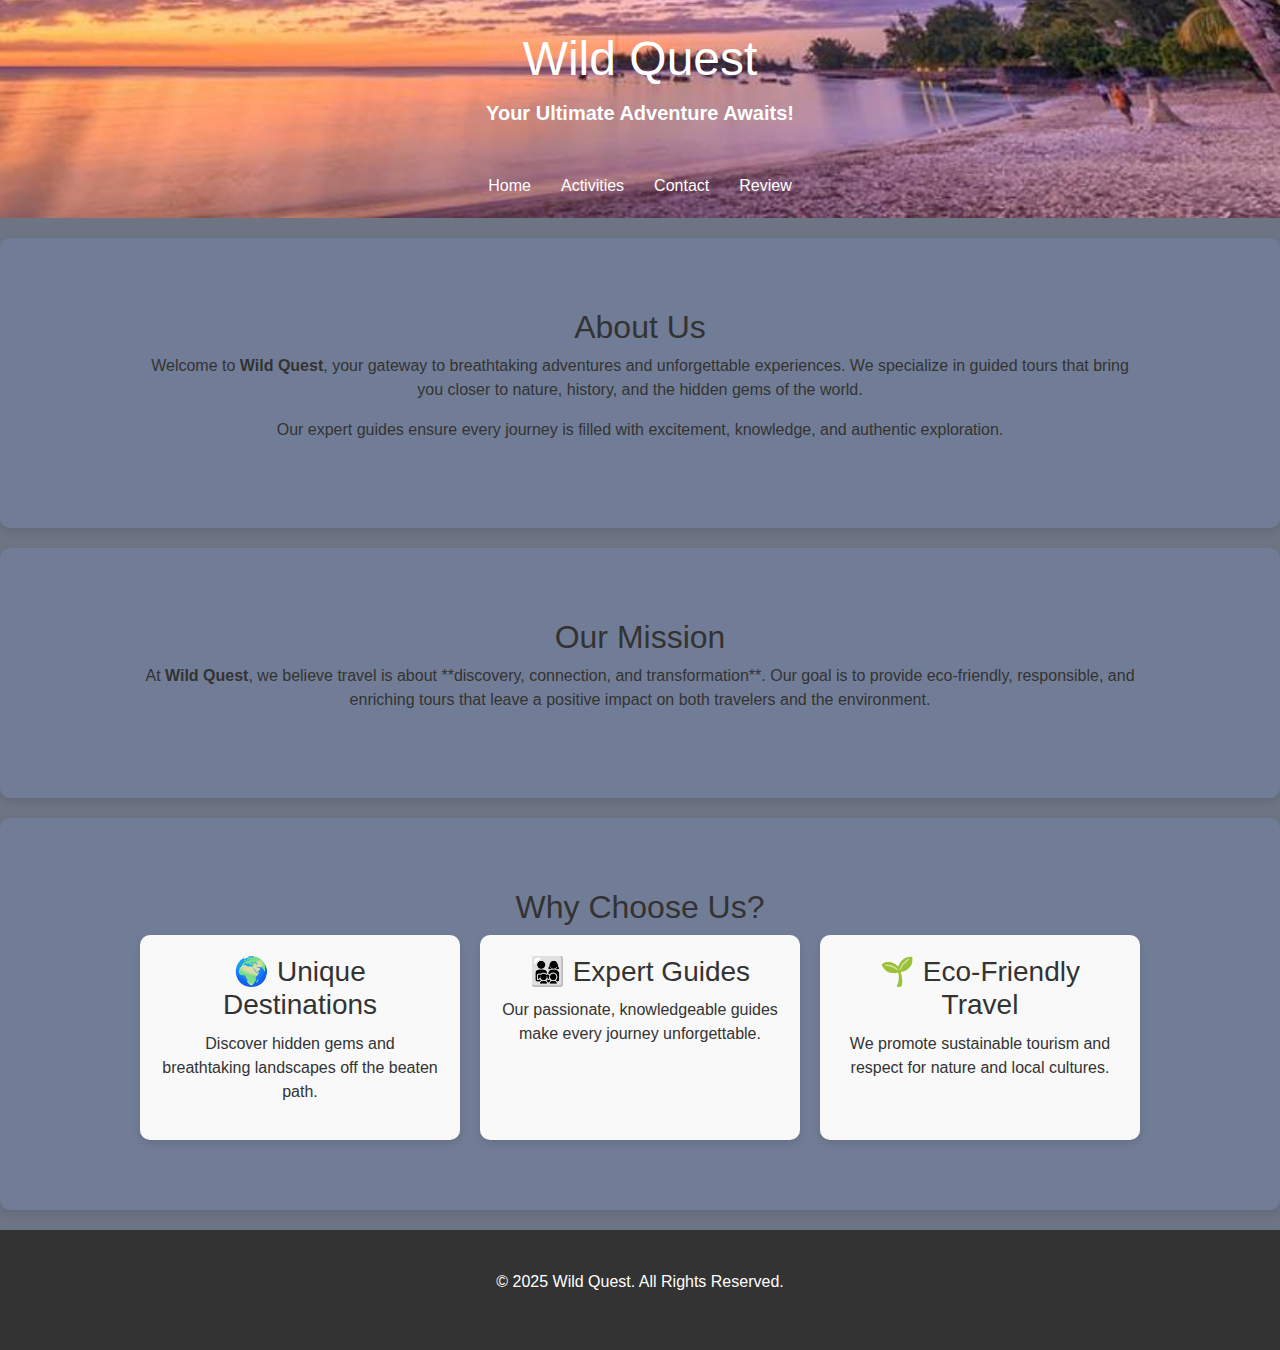
<file: wildquest/about.html>
<!DOCTYPE html>
<html lang="en">
    <head>
        <meta charset="UTF-8">
        <meta name="viewport" content="width=device-width, initial-scale=1.0">
        <link href="https://cdn.jsdelivr.net/npm/bootstrap@5.3.0/dist/css/bootstrap.min.css" rel="stylesheet">
        <link rel="stylesheet" href="assets/css/About.css">
        <title>WILD QUEST</title>
        <link rel="icon" type="image" href="assets/svg/Wild Quest logo.svg"> 
    </head>
    <body>

        <!-- Header Section -->
        <header>
            <div class="container">
                <h1>Wild Quest</h1>
                <p>Your Ultimate Adventure Awaits!</p>
            </div>
            <nav>
                <a href="index.html">Home</a>
                <a href="land.html"</a>Activities</a>
                <a href="index.html">Contact</a>
                <a href="index.html">Review</a>
            </nav>
        </header>
    
        <!-- About Us Section -->
        <section class="about">
            <div class="container">
                <h2>About Us</h2>
                <p>Welcome to <strong>Wild Quest</strong>, your gateway to breathtaking adventures and unforgettable experiences. We specialize in guided tours that bring you closer to nature, history, and the hidden gems of the world.</p>
                <p>Our expert guides ensure every journey is filled with excitement, knowledge, and authentic exploration.</p>
            </div>
        </section>
    
        <!-- Our Mission Section -->
        <section class="mission">
            <div class="container">
                <h2>Our Mission</h2>
                <p>At <strong>Wild Quest</strong>, we believe travel is about **discovery, connection, and transformation**. Our goal is to provide eco-friendly, responsible, and enriching tours that leave a positive impact on both travelers and the environment.</p>
            </div>
        </section>
    
        <!-- Why Choose Us Section -->
        <section class="why-us">
            <div class="container">
                <h2>Why Choose Us?</h2>
                <div class="features">
                    <div class="feature">
                        <h3>🌍 Unique Destinations</h3>
                        <p>Discover hidden gems and breathtaking landscapes off the beaten path.</p>
                    </div>
                    <div class="feature">
                        <h3>👨‍👩‍👧‍👦 Expert Guides</h3>
                        <p>Our passionate, knowledgeable guides make every journey unforgettable.</p>
                    </div>
                    <div class="feature">
                        <h3>🌱 Eco-Friendly Travel</h3>
                        <p>We promote sustainable tourism and respect for nature and local cultures.</p>
                    </div>
                </div>
            </div>
        </section>
    
        <!-- Footer Section -->
        <footer>
            <div class="container">
                <p>&copy; 2025 Wild Quest. All Rights Reserved.</p>
            </div>
        </footer>
        <script src="https://cdn.jsdelivr.net/npm/bootstrap@5.3.0/dist/js/bootstrap.bundle.min.js"> </script>
    </body>
</html>
</file>
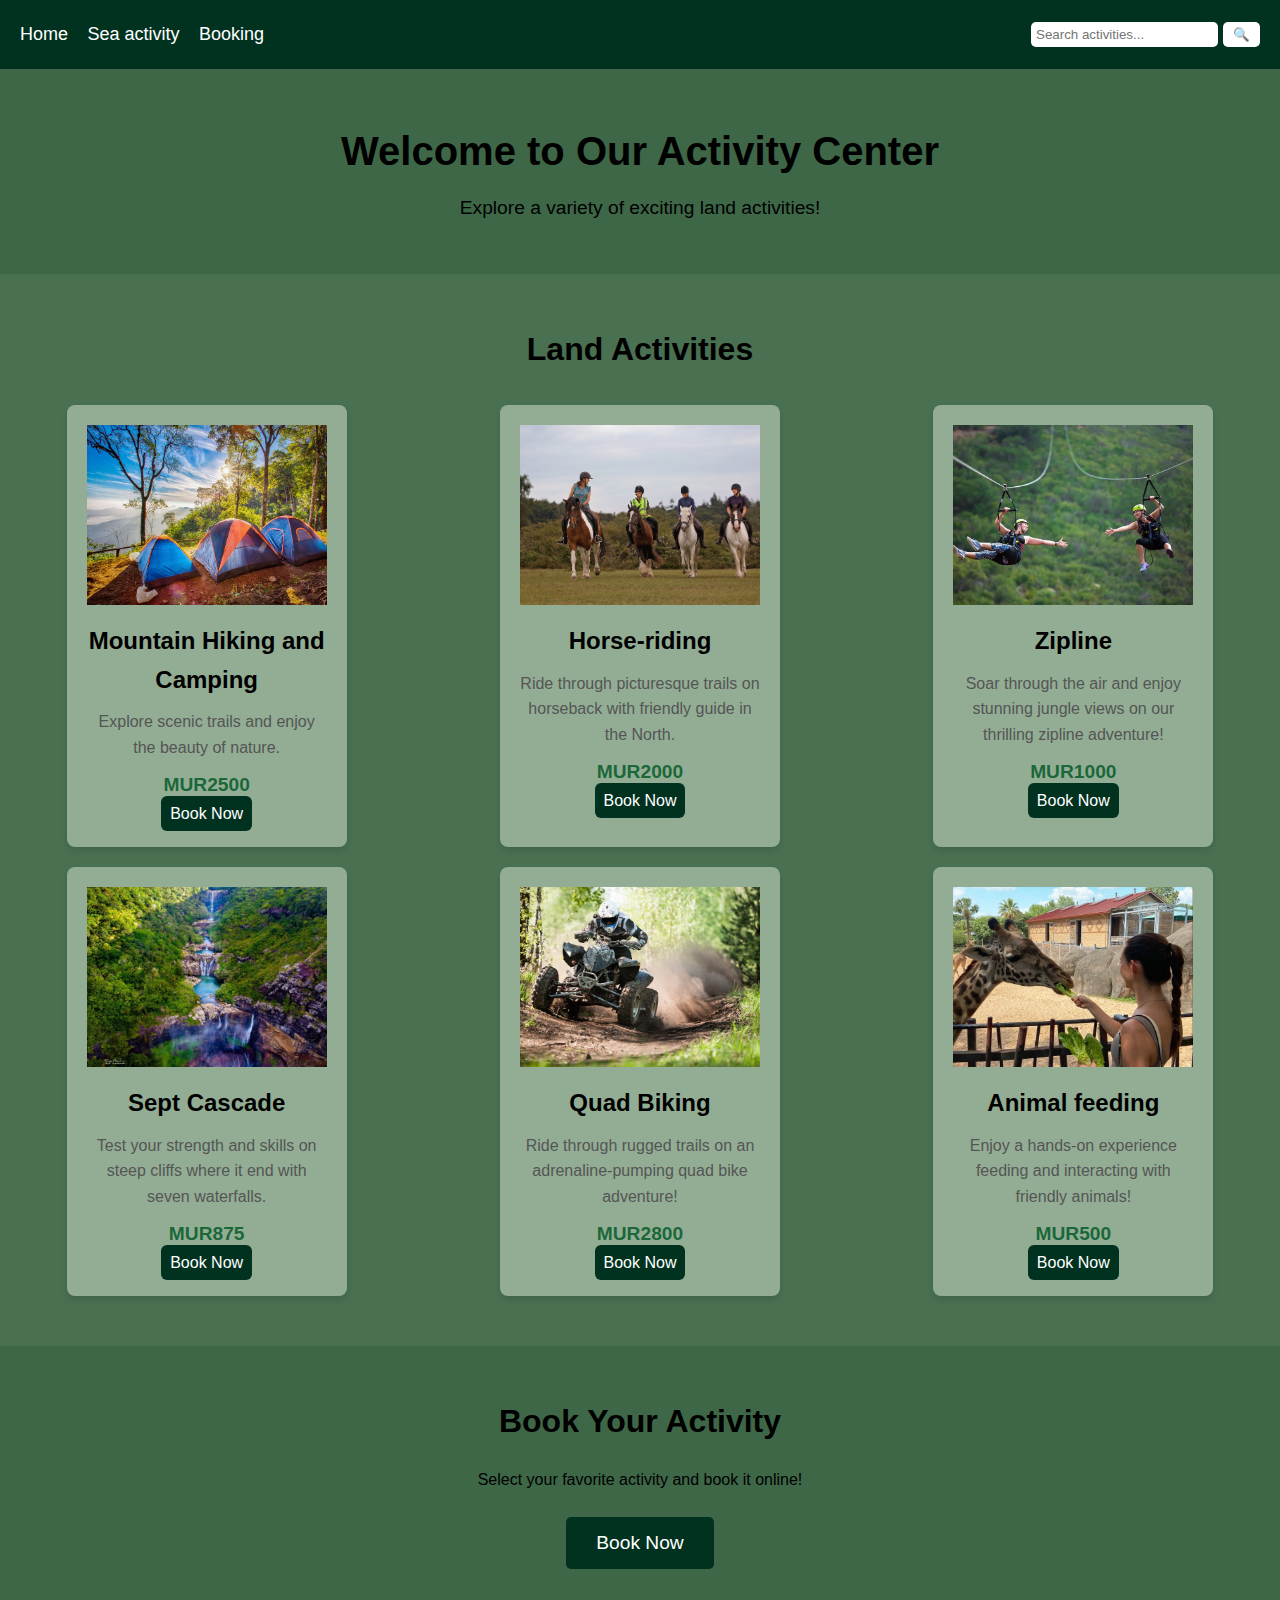
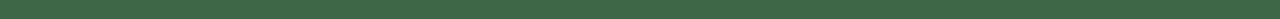
<file: wildquest/land.html>
<!DOCTYPE html>
<html lang="en">
<head>
    <meta charset="UTF-8">
    <meta name="viewport" content="width=device-width, initial-scale=1.0">
    <title>Wild Quest Activity</title>
    <link rel="stylesheet" href="assets/css/land.css">
    <link rel="stylesheet"
    href="https://cdnjs.cloudflare.com/ajax/libs/animate.css/4.1.1/animate.min.css"/>
</head>
<body>
    <!-- Navbar -->
    <header>
        <nav>
            <nav class="navbar">
                <div class="nav-left">
                    <a href="index.html">Home</a>
                    <a href="Seaact.html">Sea activity</a>
                    <a href="new.html">Booking</a>
                </div>
                <div class="nav-right">
                    <input type="text" class="search-bar" placeholder="Search activities...">
                    <button class="search-btn">🔍</button>
                </div>
            </nav>
            
            
        
    </header>

    <!-- Home Section -->
    <section id="home">
        <h1>Welcome to Our Activity Center</h1>
        <p>Explore a variety of exciting land activities!</p>
    </section>

    <!-- Activity Section -->
    <section id="activity">
        <h2 class="animate__animated animate__fadeInUp">Land Activities</h2>
        <div class="cards-container">
            <div class="card">
                <img src="assets/images/camping.jpg" alt="Hiking and class">
                <h3>Mountain Hiking and Camping</h3>
                <p>Explore scenic trails and enjoy the beauty of nature.</p>
                <p class="price">MUR2500</p>
                <div>
                    <a href="new.html"<button class="booking">Book Now</button></a>
                </div>
                
            
            </div>
            <div class="card">
                <img src="assets/images/cheval.jpg" alt="horse riding">
                <h3>Horse-riding</h3>
                <p>Ride through picturesque trails on horseback with friendly guide in the North.</p>
                <p class="price">MUR2000</p>
                <div>
                    <a href="new.html"<button class="booking">Book Now</button></a>
                </div>
            </div>
            <div class="card">
                <img src="assets/images/tyrollienne.jpeg" alt="Zipline">
                <h3>Zipline</h3>
                <p>Soar through the air and enjoy stunning jungle views on our thrilling zipline adventure!</p>
                <p class="price">MUR1000</p>
                <div>
                    <a href="new.html"<button class="booking">Book Now</button></a>
                </div>
            </div>
            <div class="card">
                <img src="assets/images/sept Cascade.jpg" alt="sept Cascade">
                <h3>Sept Cascade</h3>
                <p>Test your strength and skills on steep cliffs where it end with seven waterfalls.</p>
                <p class="price">MUR875</p>
                <div>
                    <a href="new.html"<button class="booking">Book Now</button></a>
                </div>
            </div>
            <div class="card">
                <img src="assets/images/quad img.jpg" alt="Quad biking">
                <h3>Quad Biking</h3>
                <p>Ride through rugged trails on an adrenaline-pumping quad bike adventure!</p>
                <p class="price">MUR2800</p>
                <div>
                    <a href="new.html"<button class="booking">Book Now</button></a>
                </div>
            </div>
            <div class="card">
                <img src="assets/images/animal feeding.jpg" alt="Animal feeding">
                <h3>Animal feeding</h3>
                <p>Enjoy a hands-on experience feeding and interacting with friendly animals!</p>
                <p class="price">MUR500</p>
                <div>
                    <a href="new.html"<button class="booking">Book Now</button></a>
                </div>
            </div>
        </div>
    </section>
    <script>
        document.querySelector(".search-bar").addEventListener("keyup", function() {
            let input = this.value.toLowerCase().trim();
            let activities = document.querySelectorAll(".card");
    
            activities.forEach(activity => {
                let name = activity.querySelector("h3").textContent.toLowerCase();
                if (name.includes(input)) {
                    activity.style.display = "block";
                } else {
                    activity.style.display = "none";
                }
            });
        });
    </script>

    <!-- Booking Section -->
    <section id="booking">
        <h2>Book Your Activity</h2>
        <p>Select your favorite activity and book it online!</p>
        <button><a href="new.html">Book Now</a></button>
    </section>
</body>
</html>
</file>
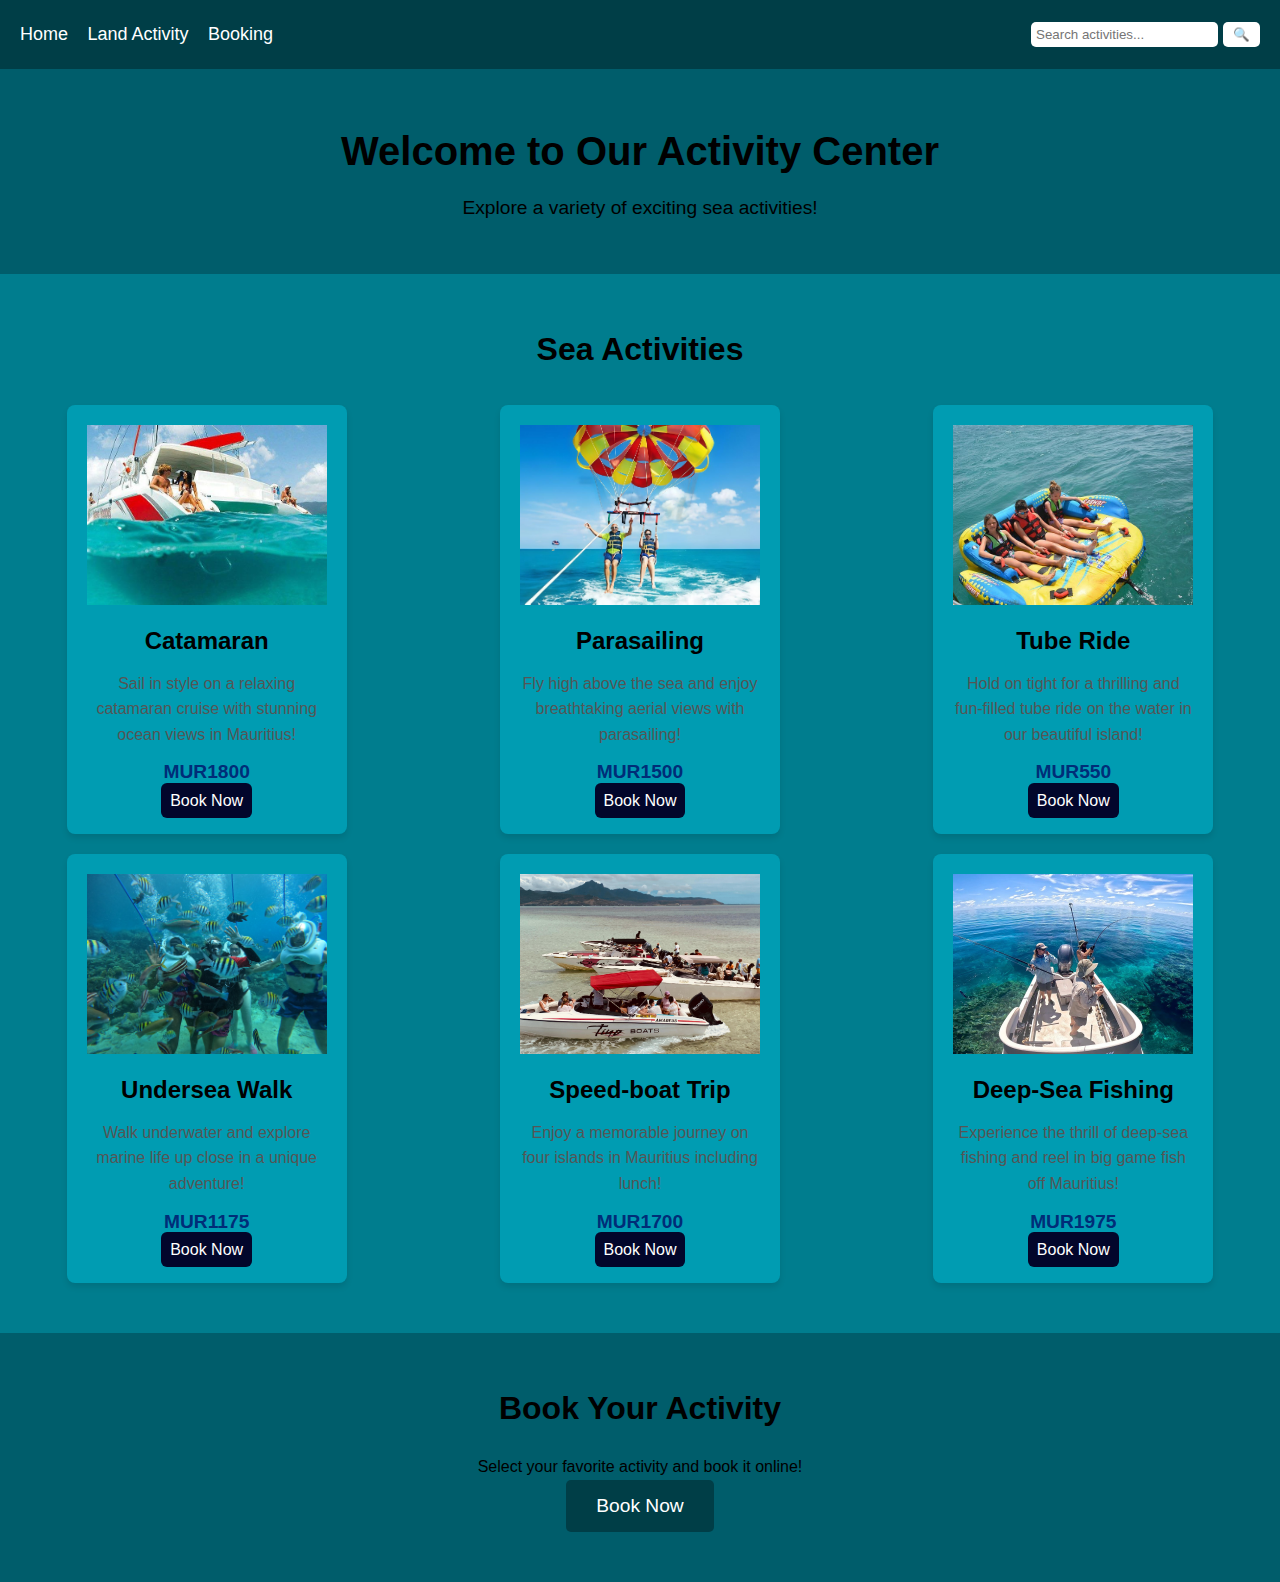
<file: wildquest/Seaact.html>
<!DOCTYPE html>
<html lang="en">
<head>
    <meta charset="UTF-8">
    <meta name="viewport" content="width=device-width, initial-scale=1.0">
    <title>Wild Quest Activity</title>
    <link rel="stylesheet" href="assets/css/SeaAct.css">
</head>
<body>
    <!-- Navbar -->
    <header>
        
            <nav class="navbar">
                <div class="nav-left">
                    <a href="index.html">Home</a>
                    <a href="land.html"> Land Activity</a>
                    <a href="new.html">Booking</a>
                </div>
                <div class="nav-right">
                    <input type="text" class="search-bar" placeholder="Search activities...">
                    <button class="search-btn">🔍</button>
                </div>
            </nav>
            
        
    </header>

    <!-- Home Section -->
    <section id="home">
        <h1>Welcome to Our Activity Center</h1>
        <p>Explore a variety of exciting sea activities!</p>
    </section>

    <!-- Activity Section -->
    <section id="activity">
        <h2>Sea Activities</h2>
        <div class="cards-container">
            <div class="card">
                <img src="assets/images/catamaran.jpg" alt="Hiking">
                <h3>Catamaran</h3>
                <p>Sail in style on a relaxing catamaran cruise with stunning ocean views in Mauritius!</p>
                <p class="price">MUR1800</p>
                <div>
                    <a href="new.html"<button class="booking">Book Now</button></a>
                </div>
            </div>
            <div class="card">
                <img src="assets/images/parasailing.jpg" alt="Cycling">
                <h3>Parasailing</h3>
                <p>Fly high above the sea and enjoy breathtaking aerial views with parasailing!</p>
                <p class="price">MUR1500</p>
                <div>
                    <a href="new.html"<button class="booking">Book Now</button></a>
                </div>
            </div>
            <div class="card">
                <img src="assets/images/tube ride.jpg" alt="Safari">
                <h3>Tube Ride</h3>
                <p>Hold on tight for a thrilling and fun-filled tube ride on the water in our beautiful island!</p>
                <p class="price">MUR550</p>
                <div>
                    <a href="new.html"<button class="booking">Book Now</button></a>
                </div>
            </div>
            <div class="card">
                <img src="assets/images/underseawalk.jpg" alt="Rock Climbing">
                <h3>Undersea Walk</h3>
                <p>Walk underwater and explore marine life up close in a unique adventure!</p>
                <p class="price">MUR1175</p>
                <div>
                    <a href="new.html"<button class="booking">Book Now</button></a>
                </div>
            </div>
            <div class="card">
                <img src="assets/images/speedboat.jpg" alt="Horse Riding">
                <h3>Speed-boat Trip</h3>
                <p>Enjoy a memorable journey on four islands in Mauritius including lunch!</p>
                <p class="price">MUR1700</p>
                <div>
                    <a href="new.html"<button class="booking">Book Now</button></a>
                </div>
            </div>
            <div class="card">
                <img src="assets/images/fishing.jpg" alt="Camping">
                <h3>Deep-Sea Fishing</h3>
                <p>Experience the thrill of deep-sea fishing and reel in big game fish off Mauritius!</p>
                <p class="price">MUR1975</p>
                <div>
                    <a href="new.html"<button class="booking">Book Now</button></a>
                </div>
            </div>
        </div>
    </section>
    <script>
        document.querySelector(".search-bar").addEventListener("keyup", function() {
            let input = this.value.toLowerCase().trim();
            let activities = document.querySelectorAll(".card");
    
            activities.forEach(activity => {
                let name = activity.querySelector("h3").textContent.toLowerCase();
                if (name.includes(input)) {
                    activity.style.display = "block";
                } else {
                    activity.style.display = "none";
                }
            });
        });
    </script>

    <!-- Booking Section -->
    <section id="booking">
        <h2>Book Your Activity</h2>
        <p>Select your favorite activity and book it online!</p>
        <div>
        <button><a href="new.html">Book Now</a></button>
    </div>
    </section>
</body>
</html>
</file>
<file: wildquest/assets/css/About.css>
/* General Styles */
body {
    font-family: 'Arial', sans-serif;
    margin: 0;
    padding: 0;
    background-color: #4c566ad0;
    color: #333333;
}

/* Container */
.container {
    width: 90%;
    max-width: 1000px;
    margin: 0 auto;
    text-align: center;
    padding: 20px 0;
}

/* Header */
header {
    background-image: url('../images/sunset.jpg');
    background-size: cover; /* Ensures the image covers the entire background */
	background-position: bottom; /* Centers the image */
	background-repeat: no-repeat; /* Prevents the image from repeating */
	background-attachment: scroll;
    color: white;
    padding: 80px 20px;
    text-align: center;
}

header {
    background-color: #333;
    color: white;
    padding: 10px;
    text-align: center;
}
nav {
    display: flex;
    justify-content: center;
}
nav a {
    color: white;
    text-decoration: none;
    padding: 10px 15px;
}

header h1 {
    font-size: 48px;
    margin-bottom: 10px;
}

header p {
    font-size: 20px;
    font-weight: bold;
}

/* Sections */
section {
    padding: 50px 20px;
    background-color: #717d96;
    margin: 20px 0;
    border-radius: 10px;
    box-shadow: 0 4px 8px rgba(0, 0, 0, 0.1);
}

/* Features Section */
.features {
    display: flex;
    flex-wrap: wrap;
    justify-content: center;
    gap: 20px;
}

.feature {
    flex: 1;
    min-width: 250px;
    background-color: #f9f9f9;
    padding: 20px;
    border-radius: 10px;
    box-shadow: 0 4px 8px rgba(0, 0, 0, 0.1);
    transition: transform 0.3s ease-in-out;
}

.feature:hover {
    transform: scale(1.05);
}

.feature h3 {
    margin-bottom: 10px;
}

/* Footer */
footer {
    background: #333;
    color: white;
    text-align: center;
    padding: 20px;
    margin-top: 20px;
}
</file>
<file: wildquest/assets/css/land.css>
/* Basic Reset */
* {
    margin: 0;
    padding: 0;
    box-sizing: border-box;
}

body {
    font-family: Arial, sans-serif;
    line-height: 1.6;
}

/* Navbar Styles */
header {
    background-color:#013220;
    color: white;
    padding: 10px 0;
}

.navbar {
    display: flex;
    justify-content: space-between;
    align-items: center;
    background-color: #013220;
    padding: 10px 20px;
}

.nav-left a {
    color: white;
    text-decoration: none;
    margin-right: 15px;
    font-size: 18px;
}


.nav-right {
    display: flex;
    align-items: center;
}

.search-bar {
    padding: 5px;
    border: none;
    border-radius: 5px;
    outline: none;
}

.search-btn {
    background: white;
    border: none;
    padding: 5px 10px;
    cursor: pointer;
    border-radius: 5px;
    margin-left: 5px;
}

/* Home Section */
#home {
    text-align: center;
    padding: 50px 0;
    background-color:#325e3bf0;
}

#home h1 {
    font-size: 2.5em;
    margin-bottom: 10px;
}

#home p {
    font-size: 1.2em;
}

/* Activity Section */
#activity {
    padding: 50px 0;
    background-color:#325e3be2 ;
    text-align: center;
}

#activity h2 {
    font-size: 2em;
    margin-bottom: 30px;
}

/* Card Styles */
.cards-container {
    display: grid;
    grid-template-columns: repeat(3, 1fr);
    gap: 20px;
    justify-items: center;
}

.card .booking{
    padding: 9px;
    border-radius: 6px;
    color:#fff;
    background-color: #013220;
    text-decoration: none;
    
}


.card {
    background-color: #92ad94;
    border-radius: 8px;
    box-shadow: 0 4px 6px rgba(0, 0, 0, 0.1);
    overflow: hidden;
    width: 280px;
    text-align: center;
    padding: 20px;
    transition: transform 0.3s;
}

.card img {
    width: 100%;
    height: 180px;
    object-fit: cover;
}

.card h3 {
    font-size: 1.5em;
    margin: 10px 0;
}

.card p {
    font-size: 1em;
    color: #555;
}

.card .price {
    font-size: 1.2em;
    font-weight: bold;
    color: #055b29da;
    margin-top: 10px;
}

.card:hover {
    transform: translateY(-5px);
}

/* Booking Section */
#booking {
    text-align: center;
    padding: 50px 0;
    background-color: #325e3bf0;
}

#booking h2 {
    font-size: 2em;
    margin-bottom: 20px;
}
#booking p{
    height: 50px;
}

#booking button {
    background-color: #013220;
    color: white;
    padding: 15px 30px;
    font-size: 1.2em;
    border: none;
    border-radius: 5px;
    cursor: pointer;
    transition: background-color 0.3s;
}

#booking button:hover {
    background-color: #248f67ae;
}
#booking button a{
    color:#fff;
    text-decoration: none;
}
#booking button a{
    color:#fff;
    text-decoration: none;
}
</file>
<file: wildquest/assets/css/SeaAct.css>
/* Basic Reset */
* {
    margin: 0;
    padding: 0;
    box-sizing: border-box;
}

body {
    font-family: Arial, sans-serif;
    line-height: 1.6;
}

/* Navbar Styles */
header {
    background-color:#003e47;
    color: white;
    padding: 10px 0;
}

.navbar {
    display: flex;
    justify-content: space-between;
    align-items: center;
    background-color:#003e47;
    padding: 10px 20px;
}

.nav-left a {
    color: white;
    text-decoration: none;
    margin-right: 15px;
    font-size: 18px;
}


.nav-right {
    display: flex;
    align-items: center;
}

.search-bar {
    padding: 5px;
    border: none;
    border-radius: 5px;
    outline: none;
}

.search-btn {
    background: white;
    border: none;
    padding: 5px 10px;
    cursor: pointer;
    border-radius: 5px;
    margin-left: 5px;
}

/* Home Section */
#home {
    text-align: center;
    padding: 50px 0;
    background-color: #005d6b;
}

#home h1 {
    font-size: 2.5em;
    margin-bottom: 10px;
}

#home p {
    font-size: 1.2em;
}

/* Activity Section */
#activity {
    padding: 50px 0;
    background-color:#007d8e;
    text-align: center;
}

#activity h2 {
    font-size: 2em;
    margin-bottom: 30px;
}

/* Card Styles */
.cards-container {
    display: grid;
    grid-template-columns: repeat(3, 1fr);
    gap: 20px;
    justify-items: center;
}

.card {
    background-color: #009cb2;
    border-radius: 8px;
    box-shadow: 0 4px 6px rgba(0, 0, 0, 0.1);
    overflow: hidden;
    width: 280px;
    text-align: center;
    padding: 20px;
    transition: transform 0.3s;
}

.card img {
    width: 100%;
    height: 180px;
    object-fit: cover;
}

.card h3 {
    font-size: 1.5em;
    margin: 10px 0;
}

.card p {
    font-size: 1em;
    color: #555;
}

.card .price {
    font-size: 1.2em;
    font-weight: bold;
    color: #002d78;
    margin-top: 10px;
}

.card:hover {
    transform: translateY(-5px);
}
.card .booking{
    padding: 9px;
    border-radius: 6px;
    color:#fff;
    background-color: #02062b;
    text-decoration: none;
    
}

/* Booking Section */
#booking {
    text-align: center;
    padding: 50px 0;
    background-color: #005d6b;
    text-decoration: none;
}

#booking h2 {
    font-size: 2em;
    margin-bottom: 20px;
    text-decoration: none;
}

#booking button {
    background-color: #003e47;
    color: white;
    padding: 15px 30px;
    font-size: 1.2em;
    border: none;
    border-radius: 5px;
    cursor: pointer;
    transition: background-color 0.3s;
}

#booking button:hover {
    background-color: #003d476b;
}
#booking button a{
    color:#fff;
    text-decoration: none;
}
</file>
